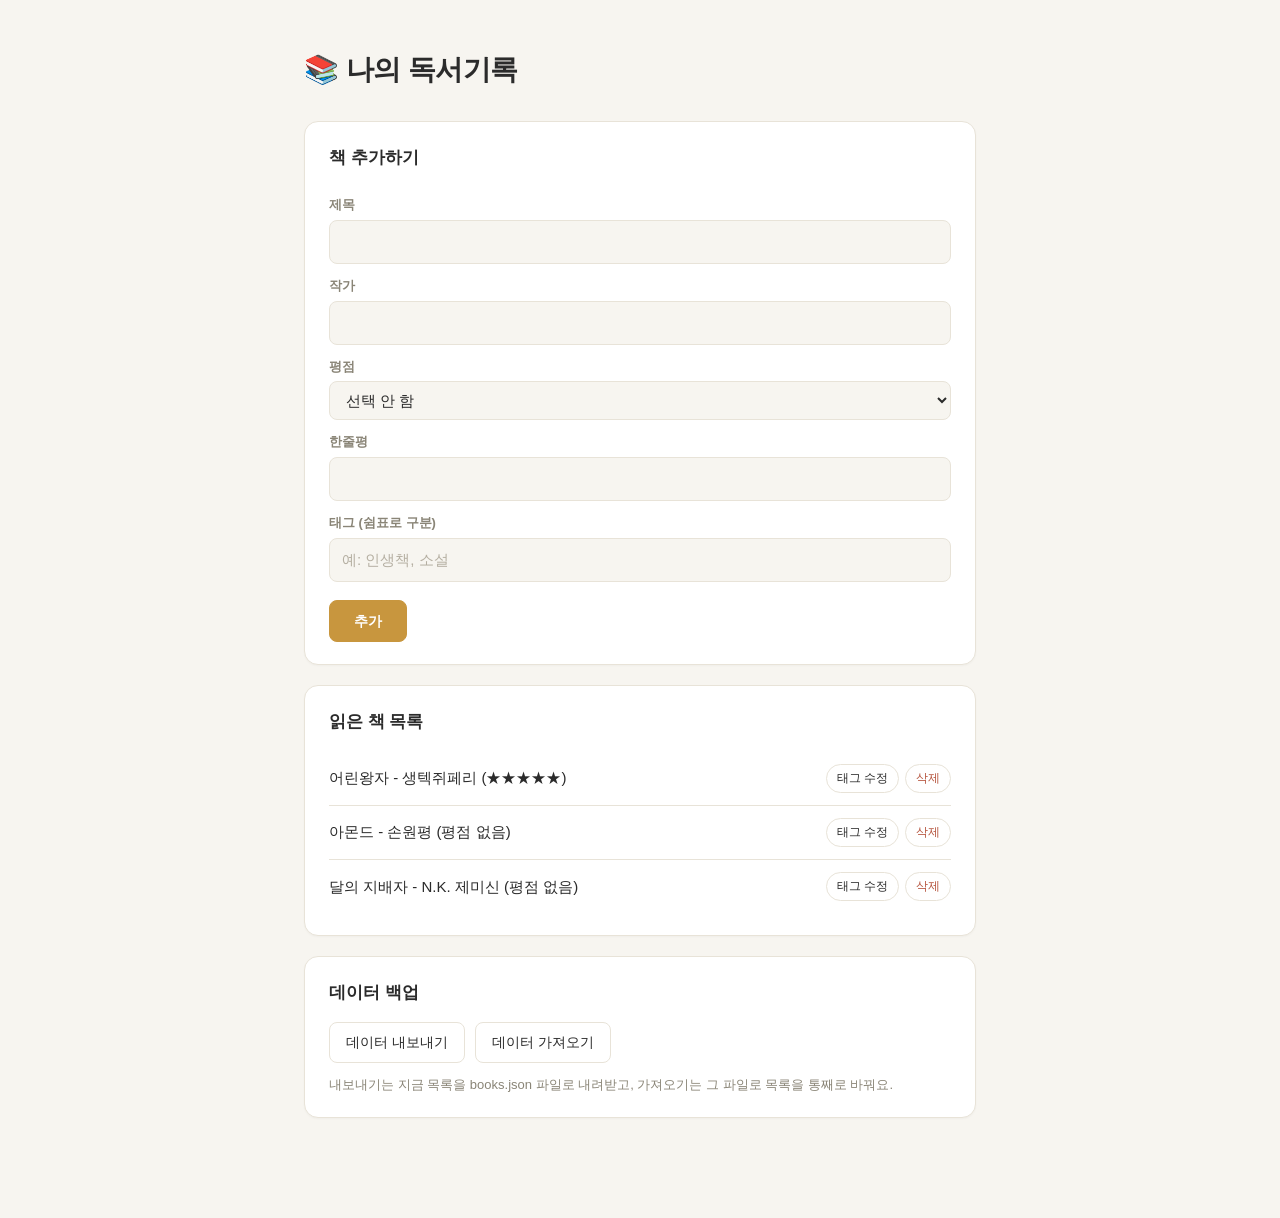
<file: book-log/index.html>
<!DOCTYPE html>
<html lang="ko">
<head>
  <meta charset="UTF-8">
  <meta name="viewport" content="width=device-width, initial-scale=1.0">
  <title>나의 독서기록</title>
  <link rel="stylesheet" href="style.css">
</head>
<body>
  <header>
    <h1>📚 나의 독서기록</h1>
  </header>

  <main>
    <!-- 책 추가 칸 -->
    <section>
      <h2>책 추가하기</h2>
      <form id="book-form">
        <label for="title">제목</label>
        <input type="text" id="title" required>

        <label for="author">작가</label>
        <input type="text" id="author" required>

        <label for="rating">평점</label>
        <select id="rating">
          <option value="">선택 안 함</option>
          <option value="5">★★★★★ (5)</option>
          <option value="4">★★★★ (4)</option>
          <option value="3">★★★ (3)</option>
          <option value="2">★★ (2)</option>
          <option value="1">★ (1)</option>
        </select>

        <label for="review">한줄평</label>
        <input type="text" id="review">

        <label for="tags">태그 (쉼표로 구분)</label>
        <input type="text" id="tags" placeholder="예: 인생책, 소설">

        <button type="submit">추가</button>
      </form>
    </section>

    <!-- 책 목록이 들어갈 자리 -->
    <section>
      <h2>읽은 책 목록</h2>
      <ul id="book-list"></ul>
    </section>

    <!-- 백업: 브라우저에 저장된 목록을 파일로 내보내거나, 파일에서 다시 불러온다 -->
    <section>
      <h2>데이터 백업</h2>
      <button type="button" id="export-button">데이터 내보내기</button>
      <button type="button" id="import-button">데이터 가져오기</button>
      <input type="file" id="import-file" accept=".json,application/json" hidden>
      <p>내보내기는 지금 목록을 books.json 파일로 내려받고, 가져오기는 그 파일로 목록을 통째로 바꿔요.</p>
    </section>
  </main>

  <script src="app.js"></script>
</body>
</html>
</file>
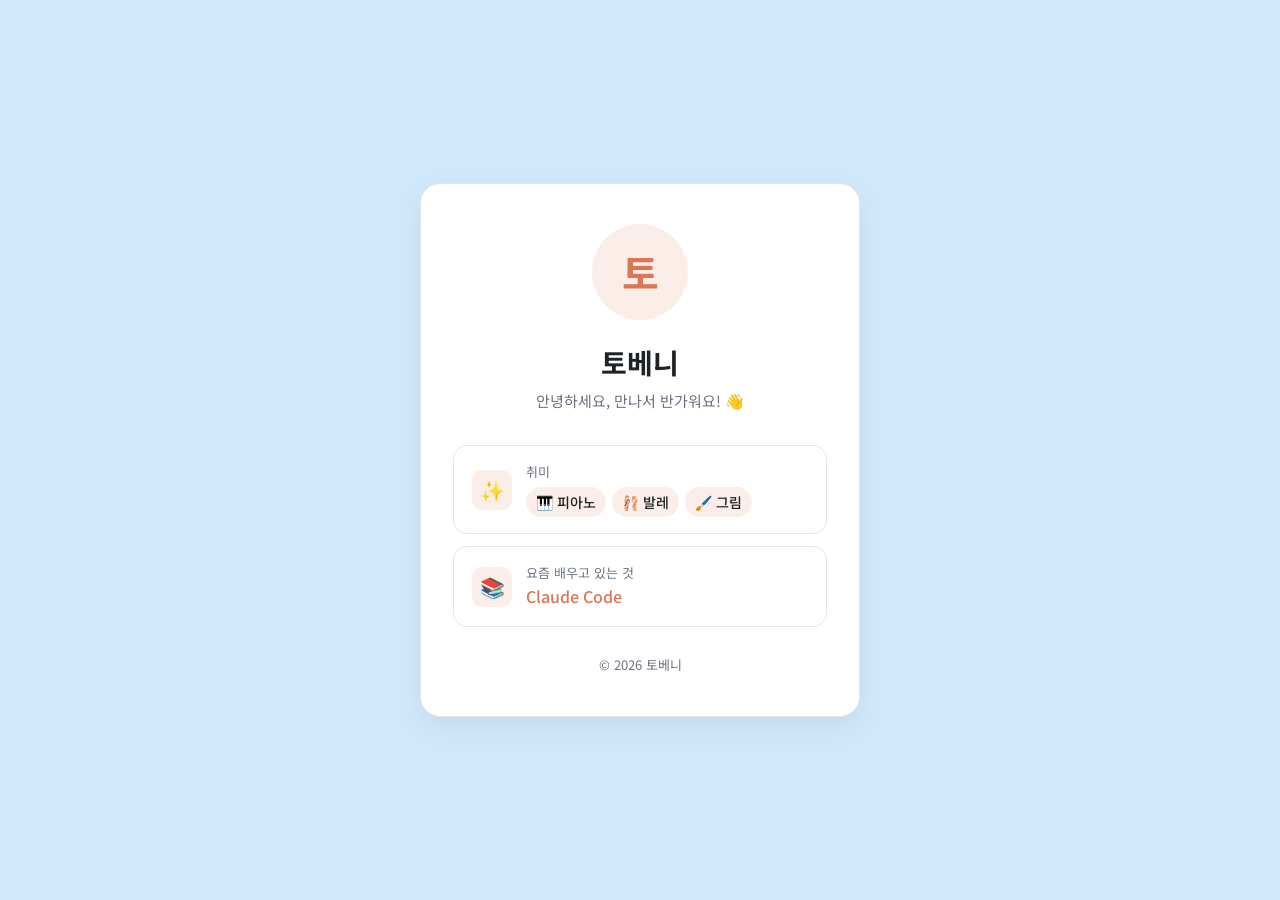
<file: 내소개/index.html>
<!DOCTYPE html>
<html lang="ko">
<head>
  <meta charset="UTF-8">
  <meta name="viewport" content="width=device-width, initial-scale=1.0">
  <title>토베니 소개</title>
  <link rel="preconnect" href="https://fonts.googleapis.com">
  <link rel="preconnect" href="https://fonts.gstatic.com" crossorigin>
  <link href="https://fonts.googleapis.com/css2?family=Noto+Sans+KR:wght@400;500;700&display=swap" rel="stylesheet">
  <style>
    :root {
      --bg: #cfe8fc;
      --card: #ffffff;
      --text: #1f2328;
      --muted: #6b7280;
      --accent: #d97757;
      --accent-soft: #fbeee8;
      --border: #e7e5e0;
    }

    @media (prefers-color-scheme: dark) {
      :root {
        --bg: #0f1e2e;
        --card: #1f2024;
        --text: #ececec;
        --muted: #9ca3af;
        --accent: #e8906f;
        --accent-soft: #2e2320;
        --border: #2d2f34;
      }
    }

    * { box-sizing: border-box; margin: 0; padding: 0; }

    body {
      font-family: "Noto Sans KR", system-ui, -apple-system, sans-serif;
      background: var(--bg);
      color: var(--text);
      min-height: 100vh;
      display: flex;
      align-items: center;
      justify-content: center;
      padding: 24px 16px;
      line-height: 1.6;
    }

    .card {
      width: 100%;
      max-width: 440px;
      background: var(--card);
      border: 1px solid var(--border);
      border-radius: 20px;
      padding: 40px 32px;
      box-shadow: 0 10px 30px rgba(0, 0, 0, 0.06);
      text-align: center;
    }

    .avatar {
      width: 96px;
      height: 96px;
      margin: 0 auto 20px;
      border-radius: 50%;
      background: var(--accent-soft);
      color: var(--accent);
      display: flex;
      align-items: center;
      justify-content: center;
      font-size: 40px;
      font-weight: 700;
    }

    h1 {
      font-size: 28px;
      font-weight: 700;
      margin-bottom: 4px;
    }

    .greeting {
      color: var(--muted);
      font-size: 15px;
      margin-bottom: 32px;
    }

    .info {
      list-style: none;
      text-align: left;
      display: flex;
      flex-direction: column;
      gap: 12px;
    }

    .info li {
      display: flex;
      align-items: center;
      gap: 14px;
      padding: 16px 18px;
      border: 1px solid var(--border);
      border-radius: 14px;
    }

    .icon {
      flex-shrink: 0;
      width: 40px;
      height: 40px;
      border-radius: 10px;
      background: var(--accent-soft);
      display: flex;
      align-items: center;
      justify-content: center;
      font-size: 20px;
    }

    .label {
      font-size: 13px;
      color: var(--muted);
    }

    .value {
      font-size: 16px;
      font-weight: 500;
    }

    .value.highlight { color: var(--accent); }

    .tags {
      display: flex;
      flex-wrap: wrap;
      gap: 6px;
      margin-top: 4px;
    }

    .tag {
      font-size: 14px;
      font-weight: 500;
      padding: 4px 10px;
      border-radius: 999px;
      background: var(--accent-soft);
    }

    footer {
      margin-top: 28px;
      font-size: 13px;
      color: var(--muted);
    }
  </style>
</head>
<body>
  <main class="card">
    <div class="avatar">토</div>
    <h1>토베니</h1>
    <p class="greeting">안녕하세요, 만나서 반가워요! 👋</p>

    <ul class="info">
      <li>
        <span class="icon">✨</span>
        <div>
          <div class="label">취미</div>
          <div class="tags">
            <span class="tag">🎹 피아노</span>
            <span class="tag">🩰 발레</span>
            <span class="tag">🖌️ 그림</span>
          </div>
        </div>
      </li>
      <li>
        <span class="icon">📚</span>
        <div>
          <div class="label">요즘 배우고 있는 것</div>
          <div class="value highlight">Claude Code</div>
        </div>
      </li>
    </ul>

    <footer>© 2026 토베니</footer>
  </main>
</body>
</html>
</file>
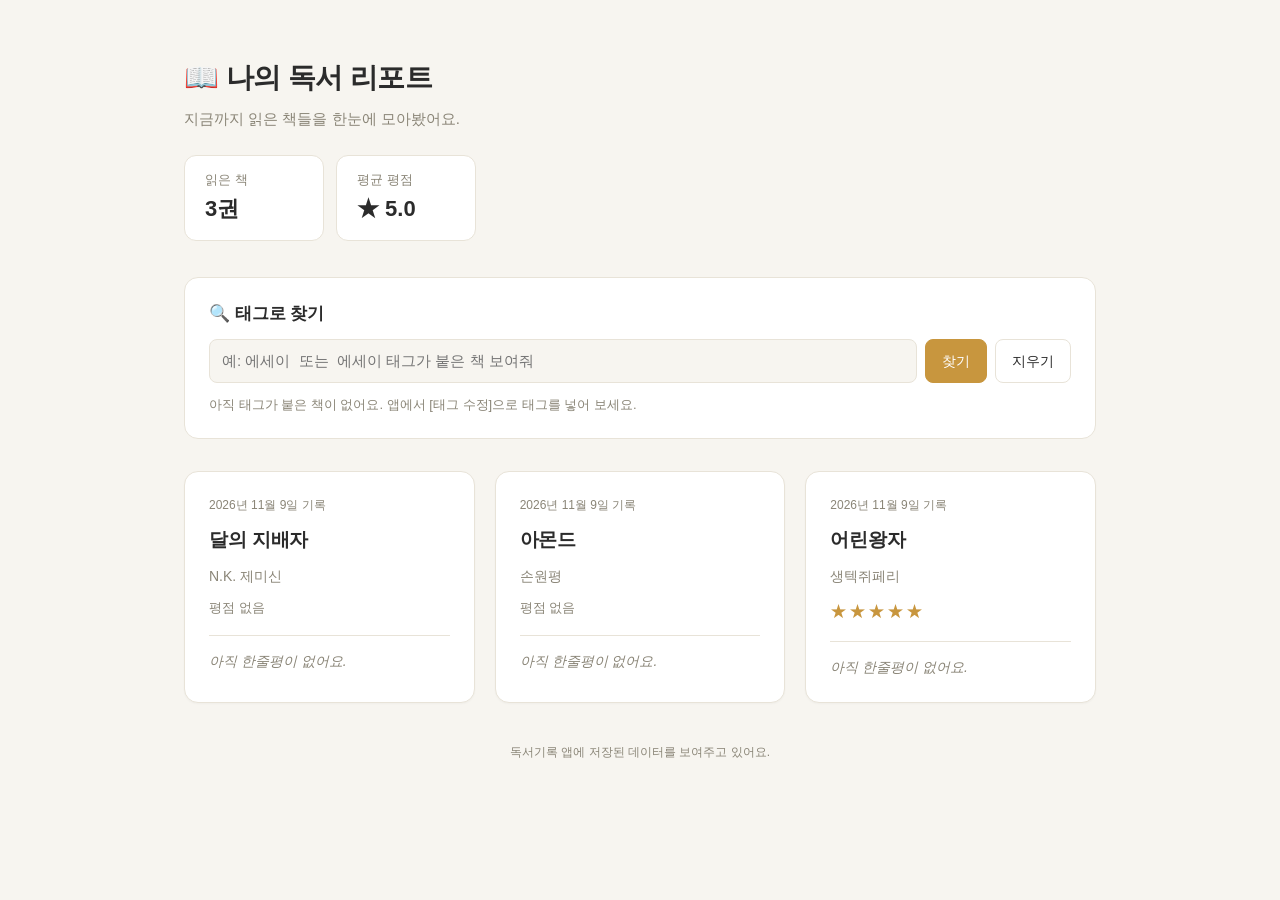
<file: book-log/reading_report.html>
<!DOCTYPE html>
<html lang="ko">
<head>
  <meta charset="UTF-8">
  <meta name="viewport" content="width=device-width, initial-scale=1.0">
  <title>나의 독서 리포트</title>
  <style>
    :root {
      --bg: #f7f5f0;
      --card: #ffffff;
      --text: #2b2b2b;
      --muted: #8a8577;
      --line: #e8e3d8;
      --accent: #c8963e;
    }

    * { box-sizing: border-box; }

    body {
      margin: 0;
      background: var(--bg);
      color: var(--text);
      font-family: "Pretendard", "Apple SD Gothic Neo", "Malgun Gothic", sans-serif;
      line-height: 1.6;
    }

    .wrap {
      max-width: 960px;
      margin: 0 auto;
      padding: 56px 24px 80px;
    }

    header { margin-bottom: 36px; }

    h1 {
      margin: 0 0 6px;
      font-size: 28px;
      font-weight: 700;
      letter-spacing: -0.02em;
    }

    .subtitle {
      margin: 0;
      color: var(--muted);
      font-size: 15px;
    }

    /* 요약 숫자 */
    .summary {
      display: flex;
      gap: 12px;
      margin-top: 24px;
      flex-wrap: wrap;
    }

    .stat {
      background: var(--card);
      border: 1px solid var(--line);
      border-radius: 12px;
      padding: 14px 20px;
      min-width: 140px;
    }

    .stat-label {
      font-size: 13px;
      color: var(--muted);
    }

    .stat-value {
      font-size: 22px;
      font-weight: 700;
    }

    /* 책 카드 */
    .cards {
      display: grid;
      grid-template-columns: repeat(auto-fill, minmax(260px, 1fr));
      gap: 20px;
      list-style: none;
      padding: 0;
      margin: 0;
    }

    .card {
      background: var(--card);
      border: 1px solid var(--line);
      border-radius: 14px;
      padding: 24px;
      display: flex;
      flex-direction: column;
      gap: 10px;
      box-shadow: 0 1px 2px rgba(0, 0, 0, 0.03);
      transition: transform 0.15s ease, box-shadow 0.15s ease;
    }

    .card:hover {
      transform: translateY(-2px);
      box-shadow: 0 6px 18px rgba(0, 0, 0, 0.06);
    }

    .title {
      margin: 0;
      font-size: 19px;
      font-weight: 700;
      letter-spacing: -0.01em;
    }

    .author {
      margin: 0;
      font-size: 14px;
      color: var(--muted);
    }

    .date {
      margin: 0;
      font-size: 12px;
      color: var(--muted);
    }

    .rating {
      font-size: 17px;
      letter-spacing: 2px;
      color: var(--accent);
    }

    .rating .empty-star { color: var(--line); }

    .rating.none {
      font-size: 13px;
      letter-spacing: 0;
      color: var(--muted);
    }

    .review {
      margin: 6px 0 0;
      padding-top: 14px;
      border-top: 1px solid var(--line);
      font-size: 15px;
    }

    .review.none {
      color: var(--muted);
      font-style: italic;
      font-size: 14px;
    }

    .tags {
      display: flex;
      flex-wrap: wrap;
      gap: 6px;
      margin-top: 2px;
    }

    .tag {
      font-size: 12px;
      color: #7a5a1e;
      background: #f6ecd8;
      border-radius: 999px;
      padding: 3px 10px;
    }

    /* 태그로 찾기 */
    .search {
      background: var(--card);
      border: 1px solid var(--line);
      border-radius: 14px;
      padding: 22px 24px;
      margin-bottom: 32px;
    }

    .search h2 {
      margin: 0 0 12px;
      font-size: 17px;
    }

    .search-form {
      display: flex;
      gap: 8px;
      flex-wrap: wrap;
    }

    .search-form input {
      flex: 1;
      min-width: 220px;
      font: inherit;
      font-size: 15px;
      padding: 9px 12px;
      border: 1px solid var(--line);
      border-radius: 8px;
      background: var(--bg);
    }

    .search-form input:focus {
      outline: 2px solid var(--accent);
      outline-offset: -1px;
    }

    .search-form button,
    .tag-button {
      font: inherit;
      cursor: pointer;
      border-radius: 8px;
      border: 1px solid var(--line);
      background: var(--card);
      color: var(--text);
    }

    .search-form button {
      font-size: 14px;
      padding: 9px 16px;
    }

    .search-form button[type="submit"] {
      background: var(--accent);
      border-color: var(--accent);
      color: #fff;
    }

    .tag-buttons {
      display: flex;
      flex-wrap: wrap;
      gap: 6px;
      margin-top: 12px;
    }

    .tag-button {
      font-size: 12px;
      padding: 4px 10px;
      border-radius: 999px;
      background: #f6ecd8;
      border-color: #f6ecd8;
      color: #7a5a1e;
    }

    .tag-button:hover { border-color: var(--accent); }

    .hint {
      margin: 12px 0 0;
      font-size: 13px;
      color: var(--muted);
    }

    .result-title {
      margin: 20px 0 10px;
      font-size: 15px;
      font-weight: 700;
    }

    .table-wrap { overflow-x: auto; }

    table {
      width: 100%;
      border-collapse: collapse;
      font-size: 14px;
    }

    th, td {
      text-align: left;
      padding: 10px 12px;
      border-bottom: 1px solid var(--line);
      vertical-align: top;
    }

    th {
      font-size: 12px;
      font-weight: 600;
      color: var(--muted);
      background: var(--bg);
      white-space: nowrap;
    }

    td.nowrap { white-space: nowrap; }

    td .rating { font-size: 14px; letter-spacing: 1px; }

    .empty-message {
      text-align: center;
      color: var(--muted);
      padding: 60px 0;
    }

    .source {
      margin-top: 40px;
      font-size: 12px;
      color: var(--muted);
      text-align: center;
    }
  </style>
</head>
<body>
  <div class="wrap">
    <header>
      <h1>📖 나의 독서 리포트</h1>
      <p class="subtitle">지금까지 읽은 책들을 한눈에 모아봤어요.</p>
      <div class="summary">
        <div class="stat">
          <div class="stat-label">읽은 책</div>
          <div class="stat-value" id="total-count">0권</div>
        </div>
        <div class="stat">
          <div class="stat-label">평균 평점</div>
          <div class="stat-value" id="average-rating">-</div>
        </div>
      </div>
    </header>

    <!-- 태그로 찾기: 태그를 입력하거나 아래 태그를 누르면 그 태그가 붙은 책만 표로 보여준다. -->
    <section class="search">
      <h2>🔍 태그로 찾기</h2>
      <form class="search-form" id="tag-search">
        <input type="text" id="tag-input" list="tag-options" autocomplete="off"
               placeholder="예: 에세이  또는  에세이 태그가 붙은 책 보여줘">
        <button type="submit">찾기</button>
        <button type="button" id="tag-clear">지우기</button>
      </form>
      <datalist id="tag-options"></datalist>
      <div class="tag-buttons" id="tag-buttons"></div>
      <div id="tag-result"></div>
    </section>

    <main>
      <ul class="cards" id="cards"></ul>
    </main>

    <p class="source" id="source"></p>
  </div>

  <script>
    // 앱(app.js)과 같은 이름으로 저장된 기록을 읽는다.
    const STORAGE_KEY = "books";

    // 날짜 기능이 생기기 전에 넣은 책들의 입력 날짜 (app.js와 같은 값, 2026년 11월 9일)
    const LEGACY_ADDED_AT = new Date(2026, 10, 9).toISOString();

    // 저장된 기록이 없을 때 보여줄 데이터 (books.json과 같은 내용)
    const INITIAL_BOOKS = [
      { id: 1, title: "어린왕자", author: "생텍쥐페리", rating: 5, review: "", addedAt: LEGACY_ADDED_AT, tags: [] },
      { id: 2, title: "아몬드", author: "손원평", rating: null, review: "", addedAt: LEGACY_ADDED_AT, tags: [] },
      { id: 3, title: "달의 지배자", author: "N.K. 제미신", rating: null, review: "", addedAt: LEGACY_ADDED_AT, tags: [] },
    ];

    // localStorage에 기록이 있으면 그걸 쓰고, 없으면 초기 데이터를 쓴다.
    // 날짜·태그가 없는 예전 책은 화면에서만 채워서 보여준다. (저장은 앱이 한다)
    function loadBooks() {
      const saved = localStorage.getItem(STORAGE_KEY);
      if (saved === null) {
        return { books: INITIAL_BOOKS, fromStorage: false };
      }
      const books = JSON.parse(saved).map((book) => ({
        ...book,
        addedAt: book.addedAt || LEGACY_ADDED_AT,
        tags: Array.isArray(book.tags) ? book.tags : [],
      }));
      return { books, fromStorage: true };
    }

    // 평점을 별 5개로 표시한다. (채운 별 + 빈 별)
    function makeRating(rating) {
      const el = document.createElement("div");
      el.className = "rating";
      if (rating === null || rating === undefined) {
        el.classList.add("none");
        el.textContent = "평점 없음";
        return el;
      }
      el.textContent = "★".repeat(rating);
      const empty = document.createElement("span");
      empty.className = "empty-star";
      empty.textContent = "★".repeat(5 - rating);
      el.appendChild(empty);
      el.setAttribute("aria-label", `평점 ${rating}점`);
      return el;
    }

    // 입력 날짜를 "2026년 11월 9일" 형태로 바꾼다.
    function formatDay(addedAt) {
      const date = new Date(addedAt);
      return `${date.getFullYear()}년 ${date.getMonth() + 1}월 ${date.getDate()}일`;
    }

    // 카드에 쓰는 날짜 문구. 날짜가 없으면 안내 문구를 쓴다.
    function formatDate(addedAt) {
      return addedAt ? `${formatDay(addedAt)} 기록` : "날짜 기록 없음";
    }

    // 최신순 정렬: 입력 시각이 늦은 책이 앞으로, 날짜가 없는 책은 뒤로.
    // 날짜가 같거나 둘 다 없으면 나중에 추가된 책(id가 큰 책)이 앞으로.
    function sortByNewest(books) {
      return [...books].sort((a, b) => {
        if (a.addedAt && b.addedAt) {
          const diff = new Date(b.addedAt) - new Date(a.addedAt);
          if (diff !== 0) return diff;
        }
        if (a.addedAt && !b.addedAt) return -1;
        if (!a.addedAt && b.addedAt) return 1;
        return b.id - a.id;
      });
    }

    // 책 한 권을 카드로 만든다. (textContent를 써서 입력한 글자가 그대로 보이게)
    function makeCard(book) {
      const card = document.createElement("li");
      card.className = "card";

      const date = document.createElement("p");
      date.className = "date";
      date.textContent = formatDate(book.addedAt);

      const title = document.createElement("h2");
      title.className = "title";
      title.textContent = book.title;

      const author = document.createElement("p");
      author.className = "author";
      author.textContent = book.author;

      const review = document.createElement("p");
      review.className = "review";
      if (book.review) {
        review.textContent = `“${book.review}”`;
      } else {
        review.classList.add("none");
        review.textContent = "아직 한줄평이 없어요.";
      }

      card.append(date, title, author, makeRating(book.rating), review);

      // 태그가 있으면 카드 맨 아래에 #태그 라벨로 보여준다.
      if (book.tags.length > 0) {
        const tags = document.createElement("div");
        tags.className = "tags";
        for (const tag of book.tags) {
          const label = document.createElement("span");
          label.className = "tag";
          label.textContent = `#${tag}`;
          tags.appendChild(label);
        }
        card.appendChild(tags);
      }
      return card;
    }

    // ===== 태그로 찾기 =====

    // 입력에서 찾을 태그를 뽑는다.
    // "에세이", "#에세이", "에세이 태그가 붙은 책 보여줘" 모두 → "에세이"
    function extractTag(text) {
      const trimmed = text.trim();
      const match = trimmed.match(/#?(\S+?)\s*태그/);
      if (match) {
        return match[1];
      }
      return trimmed.replace(/^#/, "");
    }

    // 모든 책의 태그를 모아 [태그, 권수] 목록으로 만든다. (많이 쓴 태그가 앞으로)
    function countTags(books) {
      const counts = new Map();
      for (const book of books) {
        for (const tag of book.tags) {
          counts.set(tag, (counts.get(tag) || 0) + 1);
        }
      }
      return [...counts].sort((a, b) => b[1] - a[1] || a[0].localeCompare(b[0], "ko"));
    }

    // 표의 칸 하나를 만든다.
    function makeCell(content, className) {
      const td = document.createElement("td");
      if (className) td.className = className;
      if (typeof content === "string") {
        td.textContent = content;
      } else {
        td.appendChild(content);
      }
      return td;
    }

    // 태그가 붙은 책만 골라 표로 보여준다. (대소문자 구분 없이 태그 이름이 같은 책)
    function showBooksByTag(books, text) {
      const result = document.getElementById("tag-result");
      result.innerHTML = "";

      const tag = extractTag(text);
      if (tag === "") {
        return;
      }

      const matched = sortByNewest(
        books.filter((book) => book.tags.some((t) => t.toLowerCase() === tag.toLowerCase()))
      );

      const heading = document.createElement("p");
      heading.className = "result-title";
      if (matched.length === 0) {
        heading.textContent = `"${tag}" 태그가 붙은 책이 없어요.`;
        const hint = document.createElement("p");
        hint.className = "hint";
        hint.textContent = "위에 있는 태그를 눌러 보거나, 앱에서 [태그 수정]으로 태그를 먼저 넣어 주세요.";
        result.append(heading, hint);
        return;
      }
      heading.textContent = `"${tag}" 태그가 붙은 책 ${matched.length}권`;

      const table = document.createElement("table");
      const head = table.createTHead().insertRow();
      for (const name of ["제목", "작가", "평점", "한줄평", "태그", "입력 날짜"]) {
        const th = document.createElement("th");
        th.textContent = name;
        head.appendChild(th);
      }

      const body = table.createTBody();
      for (const book of matched) {
        const row = body.insertRow();
        row.append(
          makeCell(book.title),
          makeCell(book.author),
          makeCell(makeRating(book.rating), "nowrap"),
          makeCell(book.review || "-"),
          makeCell(book.tags.map((t) => `#${t}`).join(" ")),
          makeCell(book.addedAt ? formatDay(book.addedAt) : "-", "nowrap")
        );
      }

      const wrap = document.createElement("div");
      wrap.className = "table-wrap";
      wrap.appendChild(table);
      result.append(heading, wrap);
    }

    // 검색칸, 자동완성 목록, 태그 버튼을 준비한다.
    function setupTagSearch(books) {
      const input = document.getElementById("tag-input");
      const options = document.getElementById("tag-options");
      const buttons = document.getElementById("tag-buttons");
      const tagCounts = countTags(books);

      if (tagCounts.length === 0) {
        const hint = document.createElement("p");
        hint.className = "hint";
        hint.textContent = "아직 태그가 붙은 책이 없어요. 앱에서 [태그 수정]으로 태그를 넣어 보세요.";
        buttons.replaceWith(hint);
      }

      for (const [tag, count] of tagCounts) {
        const option = document.createElement("option");
        option.value = tag;
        options.appendChild(option);

        const button = document.createElement("button");
        button.type = "button";
        button.className = "tag-button";
        button.textContent = `#${tag} (${count})`;
        button.addEventListener("click", () => {
          input.value = tag;
          showBooksByTag(books, tag);
        });
        buttons.appendChild(button);
      }

      document.getElementById("tag-search").addEventListener("submit", (event) => {
        event.preventDefault();
        showBooksByTag(books, input.value);
      });

      document.getElementById("tag-clear").addEventListener("click", () => {
        input.value = "";
        showBooksByTag(books, "");
        input.focus();
      });
    }

    // ===== 전체 화면 그리기 =====

    function render() {
      const { books, fromStorage } = loadBooks();
      setupTagSearch(books);
      const list = document.getElementById("cards");

      if (books.length === 0) {
        list.outerHTML = '<p class="empty-message">아직 기록된 책이 없어요.</p>';
      } else {
        for (const book of sortByNewest(books)) {
          list.appendChild(makeCard(book));
        }
      }

      // 요약: 전체 권수와 평점이 있는 책들의 평균
      document.getElementById("total-count").textContent = `${books.length}권`;
      const rated = books.filter((book) => book.rating !== null && book.rating !== undefined);
      if (rated.length > 0) {
        const avg = rated.reduce((sum, book) => sum + book.rating, 0) / rated.length;
        document.getElementById("average-rating").textContent = `★ ${avg.toFixed(1)}`;
      }

      document.getElementById("source").textContent = fromStorage
        ? "독서기록 앱에 저장된 데이터를 보여주고 있어요."
        : "앱에 저장된 기록이 없어 초기 데이터(books.json)를 보여주고 있어요.";
    }

    render();
  </script>
</body>
</html>
</file>
<file: book-log/style.css>
/* 독서기록 앱 화면 스타일 (reading_report.html과 같은 색·모양을 사용) */

:root {
  --bg: #f7f5f0;
  --card: #ffffff;
  --text: #2b2b2b;
  --muted: #8a8577;
  --line: #e8e3d8;
  --accent: #c8963e;
  --danger: #b5523b;
}

* { box-sizing: border-box; }

body {
  margin: 0;
  background: var(--bg);
  color: var(--text);
  font-family: "Pretendard", "Apple SD Gothic Neo", "Malgun Gothic", sans-serif;
  line-height: 1.6;
}

/* ===== 제목 ===== */

header,
main {
  max-width: 720px;
  margin: 0 auto;
  padding: 0 24px;
}

header { padding-top: 48px; }

h1 {
  margin: 0 0 28px;
  font-size: 28px;
  font-weight: 700;
  letter-spacing: -0.02em;
}

/* ===== 칸(section)을 카드처럼 ===== */

main { padding-bottom: 80px; }

section {
  background: var(--card);
  border: 1px solid var(--line);
  border-radius: 14px;
  padding: 22px 24px;
  margin-bottom: 20px;
  box-shadow: 0 1px 2px rgba(0, 0, 0, 0.03);
}

h2 {
  margin: 0 0 16px;
  font-size: 17px;
  font-weight: 700;
}

section p {
  margin: 12px 0 0;
  font-size: 13px;
  color: var(--muted);
}

/* ===== 책 추가 폼 ===== */

#book-form {
  display: grid;
  grid-template-columns: 1fr;
  gap: 4px;
}

label {
  margin-top: 8px;
  font-size: 13px;
  font-weight: 600;
  color: var(--muted);
}

input[type="text"],
select {
  width: 100%;
  font: inherit;
  font-size: 15px;
  color: var(--text);
  padding: 9px 12px;
  border: 1px solid var(--line);
  border-radius: 8px;
  background: var(--bg);
}

input[type="text"]:focus,
select:focus {
  outline: 2px solid var(--accent);
  outline-offset: -1px;
}

input::placeholder { color: #b5afa2; }

/* ===== 버튼 ===== */

button {
  font: inherit;
  font-size: 14px;
  cursor: pointer;
  padding: 8px 16px;
  border: 1px solid var(--line);
  border-radius: 8px;
  background: var(--card);
  color: var(--text);
  transition: border-color 0.15s ease, background 0.15s ease;
}

button:hover { border-color: var(--accent); }

button:focus-visible {
  outline: 2px solid var(--accent);
  outline-offset: 2px;
}

/* 폼의 [추가] 버튼은 강조색 */
#book-form button[type="submit"] {
  justify-self: start;
  margin-top: 14px;
  padding: 9px 24px;
  background: var(--accent);
  border-color: var(--accent);
  color: #fff;
  font-weight: 600;
}

#book-form button[type="submit"]:hover { background: #b5852f; }

/* ===== 읽은 책 목록 ===== */

#book-list {
  list-style: none;
  margin: 0;
  padding: 0;
}

#book-list li {
  display: flex;
  flex-wrap: wrap;
  align-items: center;
  gap: 6px;
  padding: 12px 0;
  border-bottom: 1px solid var(--line);
  font-size: 15px;
}

#book-list li:last-child { border-bottom: none; }

/* 목록 안 버튼은 작게, 오른쪽에 */
#book-list li button {
  font-size: 12px;
  padding: 4px 10px;
  border-radius: 999px;
}

#book-list li button:first-of-type { margin-left: auto; }

/* 마지막 버튼은 [삭제] */
#book-list li button:last-of-type { color: var(--danger); }

#book-list li button:last-of-type:hover {
  border-color: var(--danger);
  background: #fbefec;
}

/* ===== 데이터 백업 ===== */

#export-button,
#import-button { margin-right: 6px; }

/* ===== 좁은 화면 ===== */

@media (max-width: 480px) {
  header { padding-top: 32px; }
  h1 { font-size: 24px; }
  section { padding: 18px; }
}
</file>
